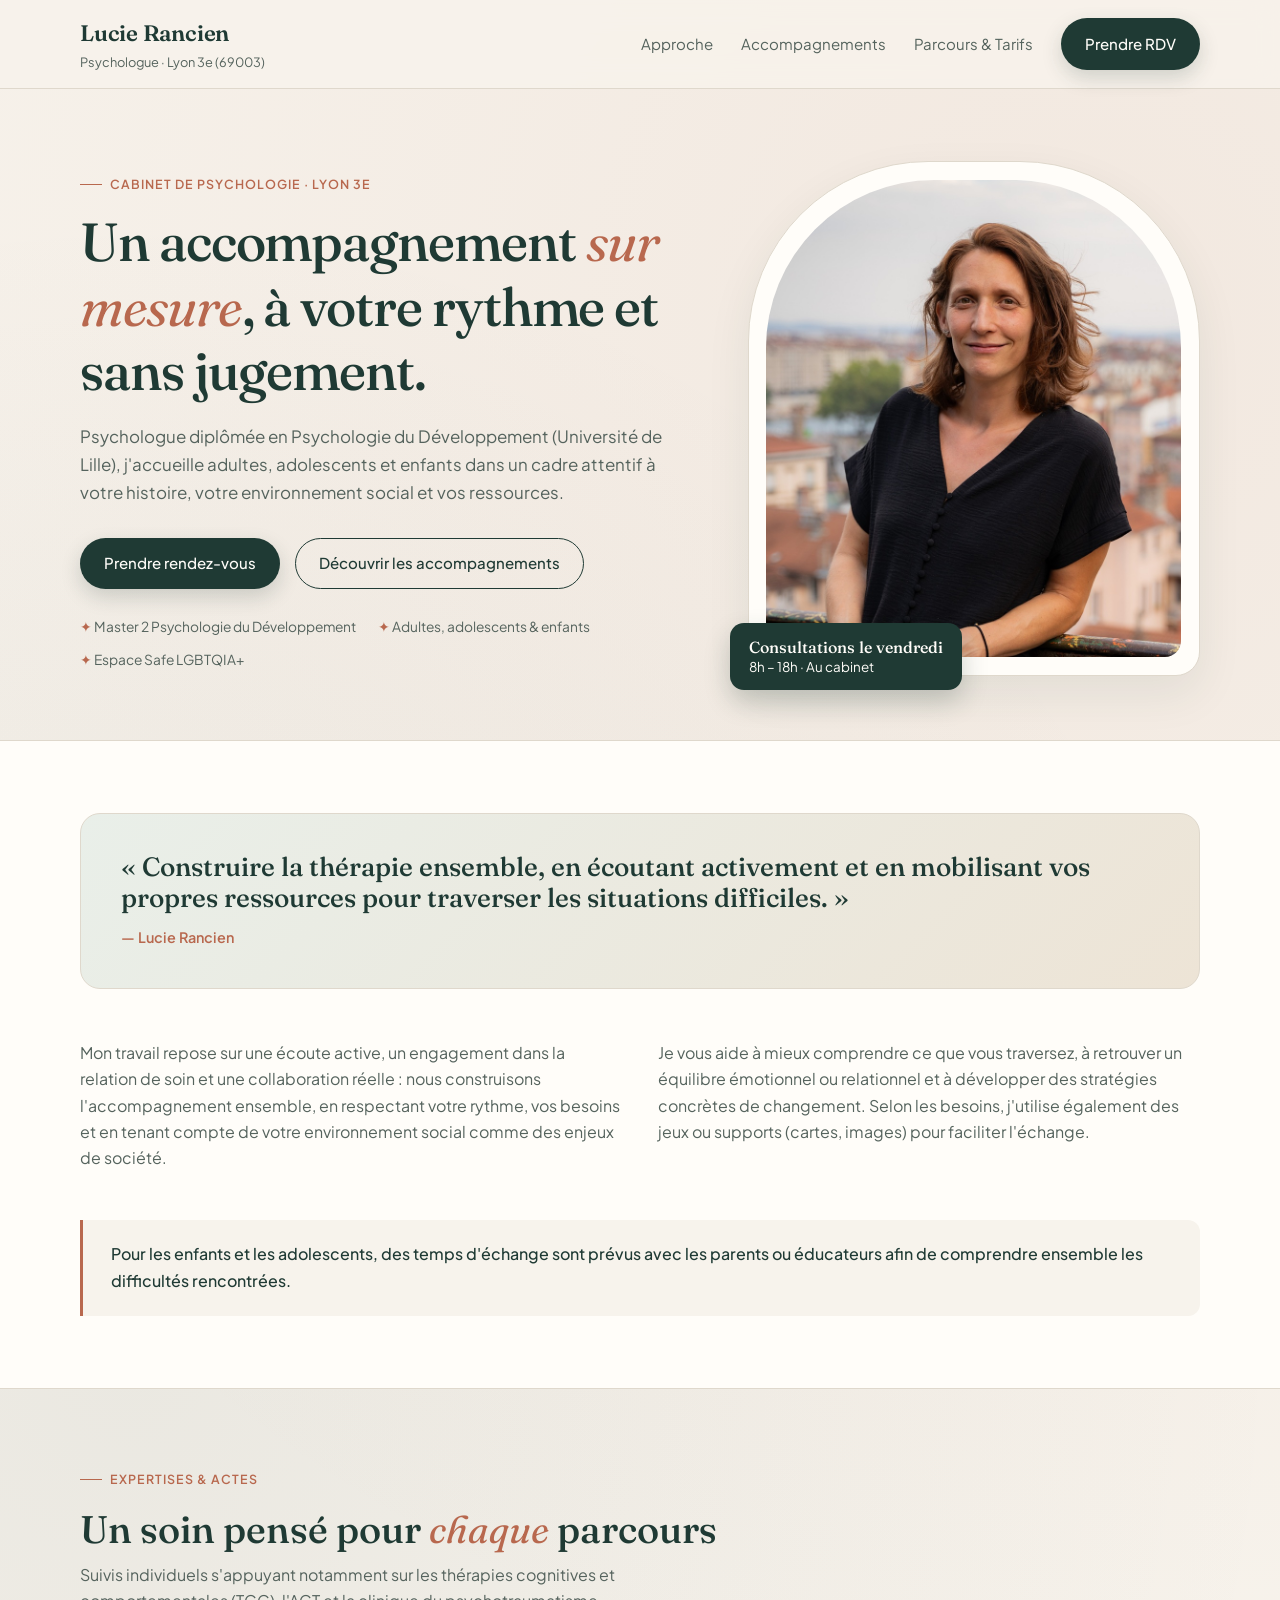
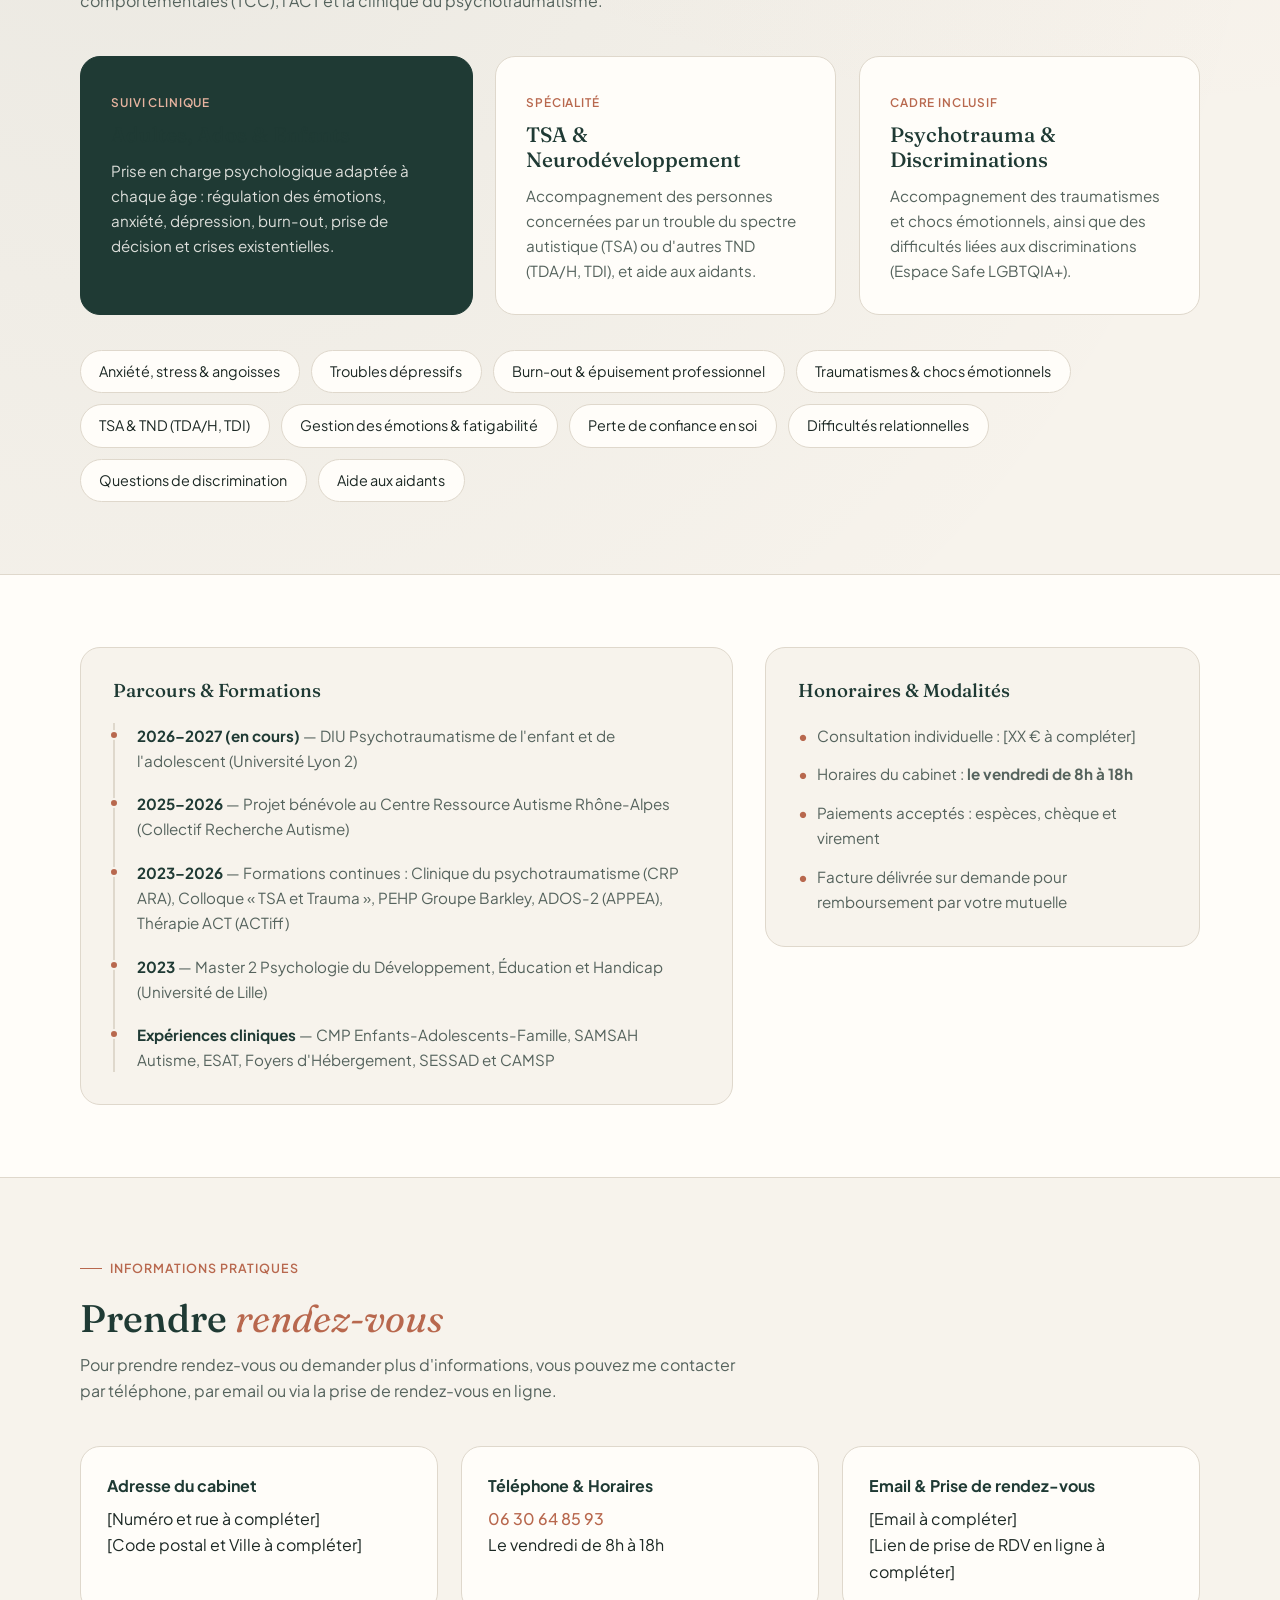
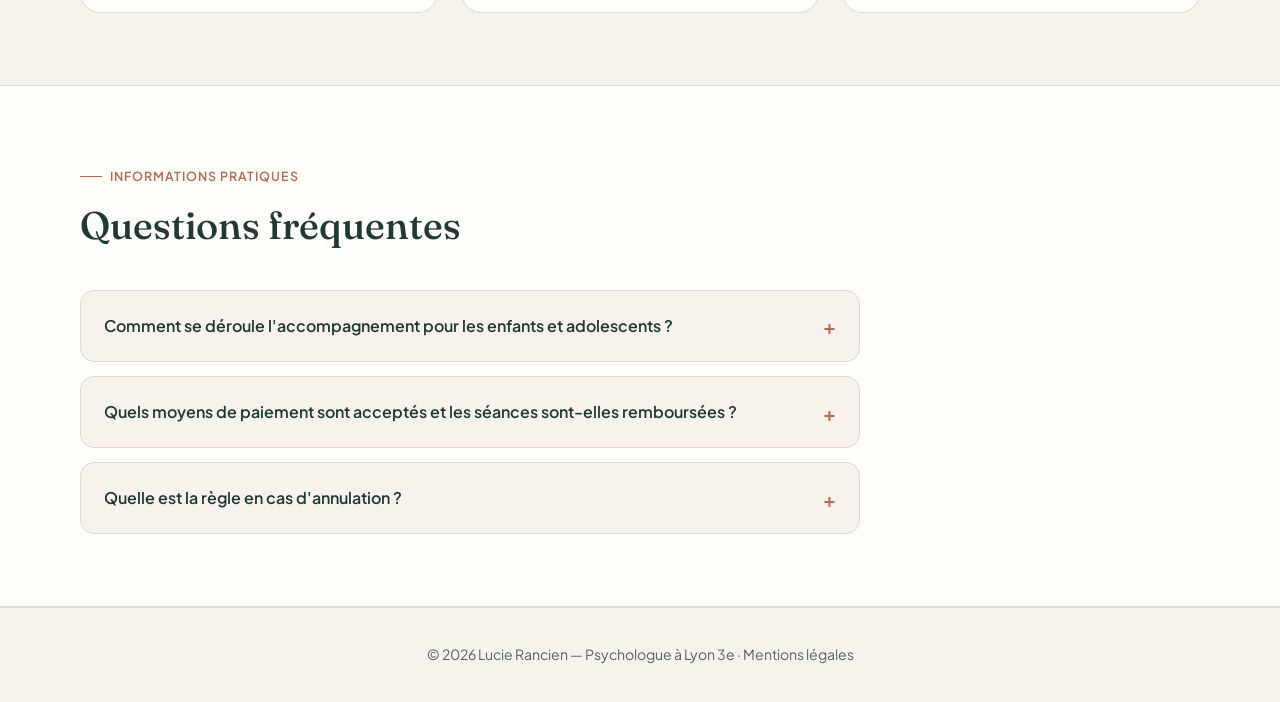
<file: index.html>
<!doctype html>
<html lang="fr">
<head>
  <meta charset="utf-8">
  <meta name="viewport" content="width=device-width, initial-scale=1.0">
  <title>Lucie Rancien — Psychologue à Lyon 3e</title>
  <meta name="description" content="Lucie Rancien, psychologue à Lyon (69003). Accompagnement psychologique pour adultes, adolescents et enfants : TSA/TND, psychotraumatisme, TCC, troubles anxieux et dépressifs.">
  <link rel="preconnect" href="https://fonts.googleapis.com">
  <link rel="preconnect" href="https://fonts.gstatic.com" crossorigin>
  <link href="https://fonts.googleapis.com/css2?family=Fraunces:ital,opsz,wght@0,9..144,500;0,9..144,600;1,9..144,400&family=Plus+Jakarta+Sans:wght@400;500;600&display=swap" rel="stylesheet">
  <link rel="stylesheet" href="styles.css">
</head>
<body>

  <header class="site-header">
    <div class="container nav-wrap">
      <a href="#accueil" class="brand">
        <span class="brand-name">Lucie Rancien</span>
        <span class="brand-sub">Psychologue · Lyon 3e (69003)</span>
      </a>

      <button class="menu-toggle" aria-label="Ouvrir le menu" aria-expanded="false">☰</button>

      <ul class="nav-links" id="navLinks">
        <li><a href="#approche">Approche</a></li>
        <li><a href="#accompagnements">Accompagnements</a></li>
        <li><a href="#cursus">Parcours &amp; Tarifs</a></li>
        <li><a href="#contact" class="btn btn-primary">Prendre RDV</a></li>
      </ul>
    </div>
  </header>

  <main>
    <!-- Accueil / Hero -->
    <section id="accueil" class="hero">
      <div class="container hero-grid">
        <div>
          <span class="eyebrow">Cabinet de psychologie · Lyon 3e</span>
          <h1>Un accompagnement <em>sur mesure</em>, à votre rythme et sans jugement.</h1>
          <p class="hero-lead">
            Psychologue diplômée en Psychologie du Développement (Université de Lille), j'accueille adultes, adolescents et enfants dans un cadre attentif à votre histoire, votre environnement social et vos ressources.
          </p>
          <div class="hero-actions">
            <a href="#contact" class="btn btn-primary">Prendre rendez-vous</a>
            <a href="#accompagnements" class="btn btn-outline">Découvrir les accompagnements</a>
          </div>
          <div class="trust-row">
            <span>Master 2 Psychologie du Développement</span>
            <span>Adultes, adolescents &amp; enfants</span>
            <span>Espace Safe LGBTQIA+</span>
          </div>
        </div>

        <div class="hero-visual">
          <div class="arch-frame">
            <img src="LuciePortrait.jpg" alt="Portrait de Lucie Rancien, psychologue" style="width:100%;aspect-ratio:4/4.6;object-fit:cover;object-position:center top;border-radius:168px 168px 16px 16px;display:block;">
          </div>
          <div class="hero-stamp">
            <strong>Consultations le vendredi</strong>
            8h – 18h · Au cabinet
          </div>
        </div>
      </div>
    </section>

    <!-- Approche -->
    <section id="approche" class="section-alt reveal">
      <div class="container">
        <div class="quote-card">
          <blockquote>« Construire la thérapie ensemble, en écoutant activement et en mobilisant vos propres ressources pour traverser les situations difficiles. »</blockquote>
          <cite>— Lucie Rancien</cite>
        </div>

        <div class="approach-text">
          <p>
            Mon travail repose sur une écoute active, un engagement dans la relation de soin et une collaboration réelle : nous construisons l'accompagnement ensemble, en respectant votre rythme, vos besoins et en tenant compte de votre environnement social comme des enjeux de société.
          </p>
          <p>
            Je vous aide à mieux comprendre ce que vous traversez, à retrouver un équilibre émotionnel ou relationnel et à développer des stratégies concrètes de changement. Selon les besoins, j'utilise également des jeux ou supports (cartes, images) pour faciliter l'échange.
          </p>
        </div>

        <div class="approach-highlight">
          Pour les enfants et les adolescents, des temps d'échange sont prévus avec les parents ou éducateurs afin de comprendre ensemble les difficultés rencontrées.
        </div>
      </div>
    </section>

    <!-- Publics & Accompagnements -->
    <section id="accompagnements" class="reveal">
      <div class="container">
        <div class="section-header">
          <span class="eyebrow">Expertises &amp; actes</span>
          <h2>Un soin pensé pour <em>chaque</em> parcours</h2>
          <p>Suivis individuels s'appuyant notamment sur les thérapies cognitives et comportementales (TCC), l'ACT et la clinique du psychotraumatisme.</p>
        </div>

        <div class="bento-grid">
          <article class="card card-featured">
            <span class="card-tag">Suivi clinique</span>
            <h3>Adultes, Ados &amp; Enfants</h3>
            <p>Prise en charge psychologique adaptée à chaque âge : régulation des émotions, anxiété, dépression, burn-out, prise de décision et crises existentielles.</p>
          </article>
          <article class="card">
            <span class="card-tag">Spécialité</span>
            <h3>TSA &amp; Neurodéveloppement</h3>
            <p>Accompagnement des personnes concernées par un trouble du spectre autistique (TSA) ou d'autres TND (TDA/H, TDI), et aide aux aidants.</p>
          </article>
          <article class="card">
            <span class="card-tag">Cadre inclusif</span>
            <h3>Psychotrauma &amp; Discriminations</h3>
            <p>Accompagnement des traumatismes et chocs émotionnels, ainsi que des difficultés liées aux discriminations (Espace Safe LGBTQIA+).</p>
          </article>
        </div>

        <div class="motifs-grid" aria-label="Motifs fréquents de consultation">
          <span class="motif-pill">Anxiété, stress &amp; angoisses</span>
          <span class="motif-pill">Troubles dépressifs</span>
          <span class="motif-pill">Burn-out &amp; épuisement professionnel</span>
          <span class="motif-pill">Traumatismes &amp; chocs émotionnels</span>
          <span class="motif-pill">TSA &amp; TND (TDA/H, TDI)</span>
          <span class="motif-pill">Gestion des émotions &amp; fatigabilité</span>
          <span class="motif-pill">Perte de confiance en soi</span>
          <span class="motif-pill">Difficultés relationnelles</span>
          <span class="motif-pill">Questions de discrimination</span>
          <span class="motif-pill">Aide aux aidants</span>
        </div>
      </div>
    </section>

    <!-- Parcours, Expérience & Honoraires -->
    <section id="cursus" class="section-alt reveal">
      <div class="container two-col">
        <div class="info-box">
          <h3>Parcours &amp; Formations</h3>
          <ul class="timeline">
            <li><strong>2026–2027 (en cours)</strong> — DIU Psychotraumatisme de l'enfant et de l'adolescent (Université Lyon 2)</li>
            <li><strong>2025–2026</strong> — Projet bénévole au Centre Ressource Autisme Rhône-Alpes (Collectif Recherche Autisme)</li>
            <li><strong>2023–2026</strong> — Formations continues : Clinique du psychotraumatisme (CRP ARA), Colloque « TSA et Trauma », PEHP Groupe Barkley, ADOS-2 (APPEA), Thérapie ACT (ACTiff)</li>
            <li><strong>2023</strong> — Master 2 Psychologie du Développement, Éducation et Handicap (Université de Lille)</li>
            <li><strong>Expériences cliniques</strong> — CMP Enfants-Adolescents-Famille, SAMSAH Autisme, ESAT, Foyers d'Hébergement, SESSAD et CAMSP</li>
          </ul>
        </div>

        <div class="info-box">
          <h3>Honoraires &amp; Modalités</h3>
          <ul class="clean-list">
            <li>Consultation individuelle : [XX € à compléter]</li>
            <li>Horaires du cabinet : <strong>le vendredi de 8h à 18h</strong></li>
            <li>Paiements acceptés : espèces, chèque et virement</li>
            <li>Facture délivrée sur demande pour remboursement par votre mutuelle</li>
          </ul>
        </div>
      </div>
    </section>

    <!-- Contact -->
    <section id="contact" class="reveal">
      <div class="container">
        <div class="section-header">
          <span class="eyebrow">Informations pratiques</span>
          <h2>Prendre <em>rendez-vous</em></h2>
          <p>Pour prendre rendez-vous ou demander plus d'informations, vous pouvez me contacter par téléphone, par email ou via la prise de rendez-vous en ligne.</p>
        </div>

        <div class="contact-grid">
          <div class="contact-item">
            <strong>Adresse du cabinet</strong>
            <span>[Numéro et rue à compléter]<br>[Code postal et Ville à compléter]</span>
          </div>
          <div class="contact-item">
            <strong>Téléphone &amp; Horaires</strong>
            <a href="tel:+33630648593">06 30 64 85 93</a><br>
            <span>Le vendredi de 8h à 18h</span>
          </div>
          <div class="contact-item">
            <strong>Email &amp; Prise de rendez-vous</strong>
            <span>[Email à compléter]</span><br>
            <span>[Lien de prise de RDV en ligne à compléter]</span>
          </div>
        </div>
      </div>
    </section>

    <!-- Questions fréquentes -->
    <section id="faq" class="section-alt reveal">
      <div class="container">
        <div class="section-header">
          <span class="eyebrow">Informations pratiques</span>
          <h2>Questions fréquentes</h2>
        </div>

        <div class="faq-list">
          <details>
            <summary>Comment se déroule l'accompagnement pour les enfants et adolescents ?</summary>
            <p>Des moments sont prévus lors des séances avec les parents ou éducateurs afin de comprendre ensemble les difficultés rencontrées et d'ajuster l'accompagnement.</p>
          </details>
          <details>
            <summary>Quels moyens de paiement sont acceptés et les séances sont-elles remboursées ?</summary>
            <p>Les règlements se font par espèces, chèque ou virement. Les séances ne sont pas remboursées par l'Assurance Maladie mais peuvent l'être en partie par votre mutuelle sur présentation d'une facture.</p>
          </details>
          <details>
            <summary>Quelle est la règle en cas d'annulation ?</summary>
            <p>Un rendez-vous annulé moins de 24 heures avant l'horaire prévu reste dû.</p>
          </details>
        </div>
      </div>
    </section>
  </main>

  <footer class="site-footer">
    <div class="container">
      © <span id="year"></span> Lucie Rancien — Psychologue à Lyon 3e · <a href="mentions-legales.html">Mentions légales</a>
    </div>
  </footer>

  <script>
    document.getElementById("year").textContent = new Date().getFullYear();
    const toggle = document.querySelector(".menu-toggle");
    const nav = document.getElementById("navLinks");
    toggle.addEventListener("click", () => {
      const open = nav.classList.toggle("open");
      toggle.setAttribute("aria-expanded", String(open));
    });
    nav.querySelectorAll("a").forEach((link) => {
      link.addEventListener("click", () => {
        nav.classList.remove("open");
        toggle.setAttribute("aria-expanded", "false");
      });
    });

    const observer = new IntersectionObserver((entries) => {
      entries.forEach((entry) => {
        if (entry.isIntersecting) {
          entry.target.classList.add("visible");
          observer.unobserve(entry.target);
        }
      });
    }, { threshold: 0.08 });
    document.querySelectorAll(".reveal").forEach((el) => observer.observe(el));
  </script>
</body>
</html>
</file>
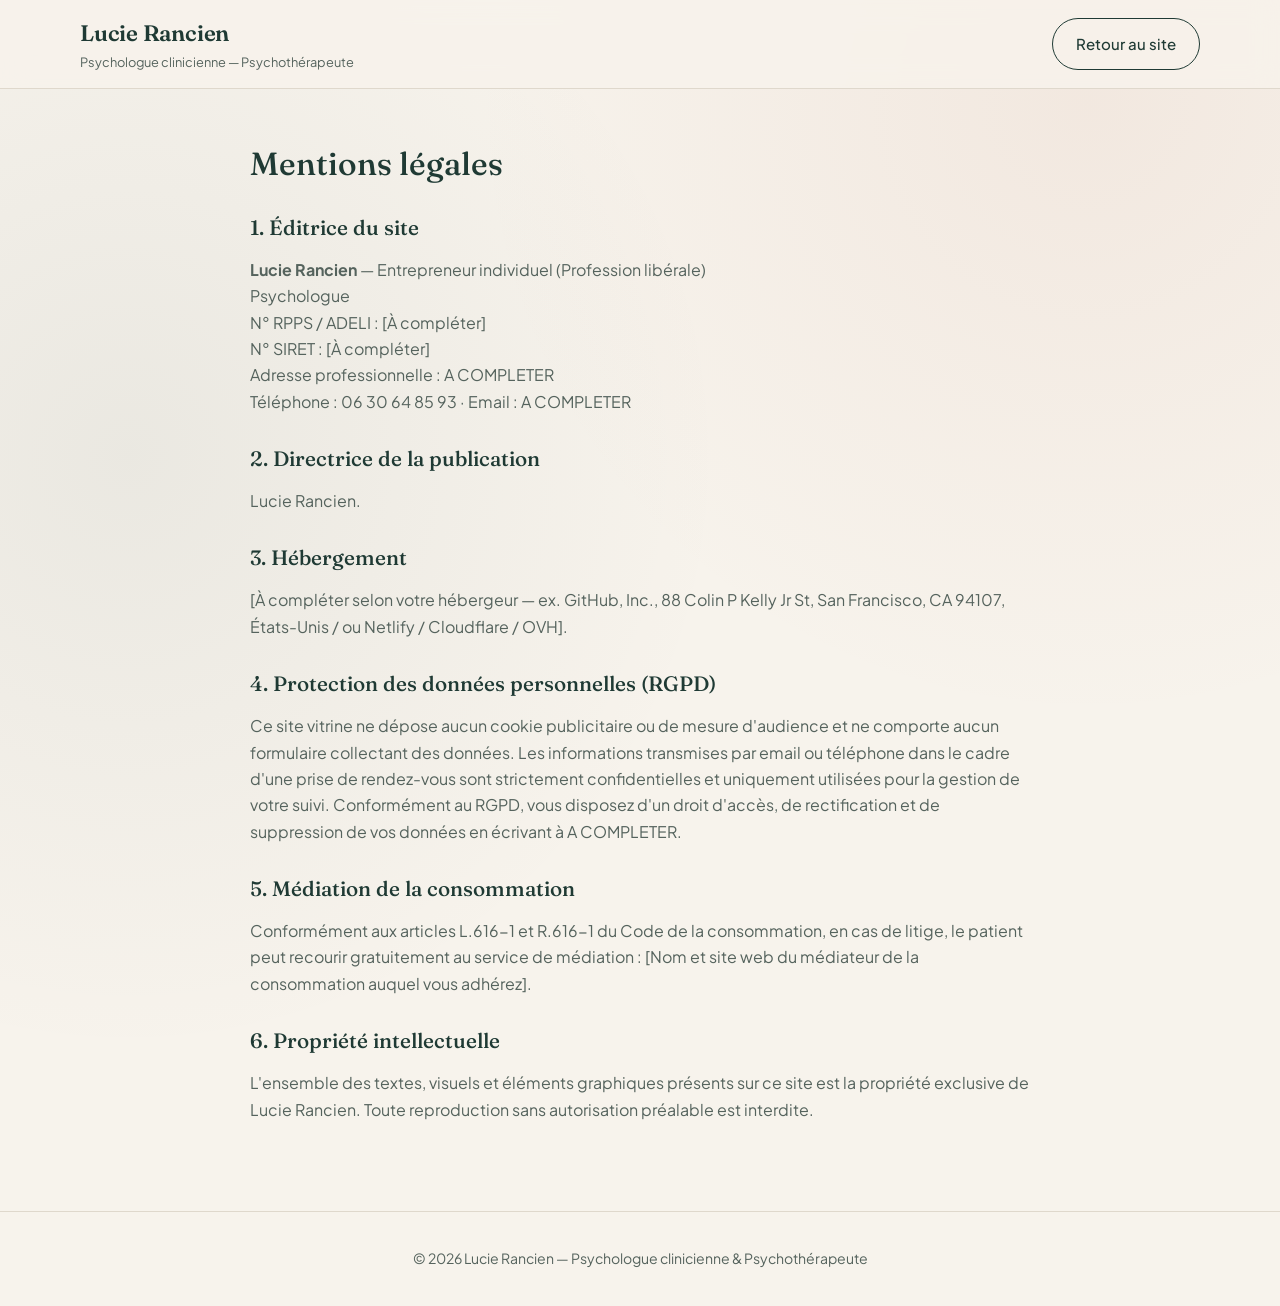
<file: mentions-legales.html>
<!doctype html>
<html lang="fr">

<head>
  <meta charset="utf-8">
  <meta name="viewport" content="width=device-width, initial-scale=1.0">
  <title>Mentions légales — Lucie Rancien</title>
  <link rel="preconnect" href="https://fonts.googleapis.com">
  <link rel="preconnect" href="https://fonts.gstatic.com" crossorigin>
  <link
    href="https://fonts.googleapis.com/css2?family=Fraunces:opsz,wght@9..144,500;9..144,600&family=Plus+Jakarta+Sans:wght@400;500;600&display=swap"
    rel="stylesheet">
  <link rel="stylesheet" href="styles.css">
</head>

<body>
  <header class="site-header">
    <div class="container nav-wrap">
      <a href="index.html" class="brand">
        <span class="brand-name">Lucie Rancien</span>
        <span class="brand-sub">Psychologue clinicienne — Psychothérapeute</span>
      </a>
      <a href="index.html" class="btn btn-outline">Retour au site</a>
    </div>
  </header>

  <main class="container legal-main">
    <h1>Mentions légales</h1>

    <h2>1. Éditrice du site</h2>
    <p>
      <strong>Lucie Rancien</strong> — Entrepreneur individuel (Profession libérale)<br>
      Psychologue<br>
      N° RPPS / ADELI : [À compléter]<br>
      N° SIRET : [À compléter]<br>
      Adresse professionnelle : A COMPLETER<br>
      Téléphone : 06 30 64 85 93 · Email : A COMPLETER
    </p>

    <h2>2. Directrice de la publication</h2>
    <p>Lucie Rancien.</p>

    <h2>3. Hébergement</h2>
    <p>
      [À compléter selon votre hébergeur — ex. GitHub, Inc., 88 Colin P Kelly Jr St, San Francisco, CA 94107, États-Unis
      / ou Netlify / Cloudflare / OVH].
    </p>

    <h2>4. Protection des données personnelles (RGPD)</h2>
    <p>
      Ce site vitrine ne dépose aucun cookie publicitaire ou de mesure d'audience et ne comporte aucun formulaire
      collectant des données. Les informations transmises par email ou téléphone dans le cadre d'une prise de
      rendez-vous sont strictement confidentielles et uniquement utilisées pour la gestion de votre suivi. Conformément
      au RGPD, vous disposez d'un droit d'accès, de rectification et de suppression de vos données en écrivant à
      A COMPLETER.
    </p>

    <h2>5. Médiation de la consommation</h2>
    <p>
      Conformément aux articles L.616-1 et R.616-1 du Code de la consommation, en cas de litige, le patient peut
      recourir gratuitement au service de médiation : [Nom et site web du médiateur de la consommation auquel vous
      adhérez].
    </p>

    <h2>6. Propriété intellectuelle</h2>
    <p>
      L'ensemble des textes, visuels et éléments graphiques présents sur ce site est la propriété exclusive de Lucie
      Rancien. Toute reproduction sans autorisation préalable est interdite.
    </p>
  </main>

  <footer class="site-footer">
    <div class="container">
      © <span id="year"></span> Lucie Rancien — Psychologue clinicienne &amp; Psychothérapeute
    </div>
  </footer>

  <script>
    document.getElementById("year").textContent = new Date().getFullYear();
  </script>
</body>

</html>
</file>
<file: styles.css>
:root {
  --bg: #f7f3ec;
  --surface: #fffdf9;
  --surface-soft: #e9efe9;
  --surface-sand: #ede4d6;
  --text: #1c2824;
  --text-muted: #55635d;
  --primary: #1f3a34;
  --primary-hover: #152924;
  --accent: #b8684e;
  --border: #dfd8cc;
  --radius: 20px;
  --shadow: 0 18px 45px rgba(31, 58, 52, 0.08);
}

*,
*::before,
*::after {
  box-sizing: border-box;
}

html {
  scroll-behavior: smooth;
}

body {
  margin: 0;
  font-family: "Plus Jakarta Sans", -apple-system, BlinkMacSystemFont, "Segoe UI", sans-serif;
  color: var(--text);
  background:
    radial-gradient(circle at 85% 8%, rgba(184, 104, 78, 0.08), transparent 38%),
    radial-gradient(circle at 10% 35%, rgba(31, 58, 52, 0.06), transparent 42%),
    var(--bg);
  line-height: 1.65;
  -webkit-font-smoothing: antialiased;
}

h1, h2, h3, blockquote {
  font-family: "Fraunces", Georgia, serif;
  font-weight: 500;
  line-height: 1.2;
  margin-top: 0;
}

h1 em, h2 em {
  font-style: italic;
  color: var(--accent);
  font-weight: 400;
}

a {
  color: inherit;
  text-decoration: none;
}

.container {
  width: min(1120px, 92%);
  margin: 0 auto;
}

/* Header */
.site-header {
  position: sticky;
  top: 0;
  z-index: 50;
  background: rgba(247, 243, 236, 0.86);
  backdrop-filter: blur(14px);
  border-bottom: 1px solid var(--border);
}

.nav-wrap {
  display: flex;
  align-items: center;
  justify-content: space-between;
  gap: 1.5rem;
  padding: 0.95rem 0;
}

.brand {
  display: flex;
  flex-direction: column;
}

.brand-name {
  font-family: "Fraunces", Georgia, serif;
  font-size: 1.4rem;
  font-weight: 600;
  color: var(--primary);
  letter-spacing: -0.01em;
}

.brand-sub {
  font-size: 0.8rem;
  color: var(--text-muted);
}

.nav-links {
  display: flex;
  align-items: center;
  gap: 1.75rem;
  list-style: none;
  margin: 0;
  padding: 0;
}

.nav-links a {
  font-size: 0.94rem;
  color: var(--text-muted);
  transition: color 0.2s;
}

.nav-links a:hover {
  color: var(--primary);
}

.btn {
  display: inline-flex;
  align-items: center;
  justify-content: center;
  padding: 0.78rem 1.45rem;
  border-radius: 999px;
  font-weight: 500;
  font-size: 0.94rem;
  transition: background-color 0.2s, transform 0.18s, box-shadow 0.2s;
  cursor: pointer;
  border: 1px solid transparent;
}

.btn-primary {
  background: var(--primary);
  color: #fffdf9 !important;
  box-shadow: 0 8px 20px rgba(31, 58, 52, 0.18);
}

.btn-primary:hover {
  background: var(--primary-hover);
  transform: translateY(-2px);
}

.btn-outline {
  border-color: var(--primary);
  color: var(--primary);
  background: transparent;
}

.btn-outline:hover {
  background: var(--surface-soft);
}

.menu-toggle {
  display: none;
  background: none;
  border: 1px solid var(--border);
  border-radius: 8px;
  padding: 0.45rem 0.65rem;
  font-size: 1.2rem;
  color: var(--primary);
  cursor: pointer;
}

/* Hero */
.hero {
  padding: 4.5rem 0 4rem;
}

.hero-grid {
  display: grid;
  grid-template-columns: 1.15fr 0.85fr;
  gap: 3.5rem;
  align-items: center;
}

.eyebrow {
  display: inline-flex;
  align-items: center;
  gap: 0.5rem;
  font-size: 0.78rem;
  font-weight: 600;
  letter-spacing: 0.08em;
  text-transform: uppercase;
  color: var(--accent);
  margin-bottom: 1rem;
}

.eyebrow::before {
  content: "";
  width: 22px;
  height: 1px;
  background: var(--accent);
}

.hero h1 {
  font-size: clamp(2.15rem, 4.3vw, 3.35rem);
  color: var(--primary);
  margin-bottom: 1.25rem;
  letter-spacing: -0.02em;
}

.hero-lead {
  font-size: 1.06rem;
  color: var(--text-muted);
  margin-bottom: 1.9rem;
  max-width: 52ch;
}

.hero-actions {
  display: flex;
  flex-wrap: wrap;
  gap: 0.9rem;
}

.trust-row {
  display: flex;
  flex-wrap: wrap;
  gap: 0.65rem 1.4rem;
  margin-top: 1.65rem;
  font-size: 0.86rem;
  color: var(--text-muted);
}

.trust-row span::before {
  content: "✦ ";
  color: var(--accent);
}

/* Arch visual frame */
.hero-visual {
  position: relative;
}

.arch-frame {
  background: var(--surface);
  border: 1px solid var(--border);
  border-radius: 180px 180px 24px 24px;
  padding: 1.1rem;
  box-shadow: var(--shadow);
}

.photo-placeholder {
  aspect-ratio: 4 / 4.6;
  border-radius: 168px 168px 16px 16px;
  background:
    radial-gradient(circle at 70% 25%, rgba(184, 104, 78, 0.16), transparent 55%),
    linear-gradient(160deg, #dde7df 0%, #efe5d8 100%);
  display: flex;
  flex-direction: column;
  align-items: center;
  justify-content: center;
  text-align: center;
  padding: 2rem;
  color: var(--primary);
}

.photo-placeholder svg {
  width: 56px;
  height: 56px;
  margin-bottom: 1rem;
  opacity: 0.8;
}

.photo-placeholder span {
  font-size: 0.88rem;
  color: var(--text-muted);
  margin-top: 0.35rem;
}

.hero-stamp {
  position: absolute;
  bottom: -14px;
  left: -18px;
  background: var(--primary);
  color: #fffdf9;
  padding: 0.85rem 1.2rem;
  border-radius: 14px;
  font-size: 0.84rem;
  line-height: 1.35;
  box-shadow: 0 12px 26px rgba(31, 58, 52, 0.22);
}

.hero-stamp strong {
  display: block;
  font-family: "Fraunces", Georgia, serif;
  font-size: 1rem;
  font-weight: 500;
}

/* Sections */
section {
  padding: 4.5rem 0;
}

.section-alt {
  background: var(--surface);
  border-top: 1px solid var(--border);
  border-bottom: 1px solid var(--border);
}

.section-header {
  max-width: 660px;
  margin-bottom: 2.6rem;
}

.section-header h2 {
  font-size: clamp(1.75rem, 3.2vw, 2.4rem);
  color: var(--primary);
  margin-bottom: 0.65rem;
}

.section-header p {
  color: var(--text-muted);
  margin: 0;
}

/* Quote & Approach */
.quote-card {
  background: linear-gradient(135deg, var(--surface-soft) 0%, var(--surface-sand) 100%);
  border: 1px solid var(--border);
  border-radius: var(--radius);
  padding: 2.3rem 2.5rem;
  margin-bottom: 2.2rem;
}

.quote-card blockquote {
  font-size: clamp(1.28rem, 2.5vw, 1.65rem);
  color: var(--primary);
  margin: 0 0 0.65rem;
}

.quote-card cite {
  font-style: normal;
  font-size: 0.9rem;
  color: var(--accent);
  font-weight: 600;
}

.approach-text {
  display: grid;
  grid-template-columns: repeat(2, 1fr);
  gap: 2.2rem;
  color: var(--text-muted);
}

.approach-highlight {
  margin-top: 2rem;
  padding: 1.35rem 1.75rem;
  background: var(--bg);
  border-left: 3px solid var(--accent);
  border-radius: 0 12px 12px 0;
  color: var(--primary);
  font-weight: 500;
}

/* Bento Cards */
.bento-grid {
  display: grid;
  grid-template-columns: 1.15fr 1fr 1fr;
  gap: 1.4rem;
}

.card {
  background: var(--surface);
  border: 1px solid var(--border);
  border-radius: var(--radius);
  padding: 1.9rem;
  transition: transform 0.22s, box-shadow 0.22s;
}

.card:hover {
  transform: translateY(-4px);
  box-shadow: var(--shadow);
}

.card-featured {
  background: var(--primary);
  color: #fffdf9;
  border-color: var(--primary);
}

.card-featured h3 {
  color: #fffdf9;
}

.card-featured p {
  color: rgba(255, 253, 249, 0.84) !important;
}

.card-tag {
  display: inline-block;
  font-size: 0.74rem;
  text-transform: uppercase;
  letter-spacing: 0.07em;
  color: var(--accent);
  font-weight: 600;
  margin-bottom: 0.65rem;
}

.card-featured .card-tag {
  color: #e6b39f;
}

.card h3 {
  font-size: 1.3rem;
  color: var(--primary);
  margin-bottom: 0.65rem;
}

.card p {
  margin: 0;
  color: var(--text-muted);
  font-size: 0.95rem;
}

/* Motifs de consultation */
.motifs-grid {
  display: flex;
  flex-wrap: wrap;
  gap: 0.7rem;
  margin-top: 2.2rem;
}

.motif-pill {
  background: var(--surface);
  border: 1px solid var(--border);
  border-radius: 999px;
  padding: 0.55rem 1.15rem;
  font-size: 0.9rem;
  color: var(--text);
  transition: border-color 0.2s, background-color 0.2s;
}

.motif-pill:hover {
  border-color: var(--accent);
  background: var(--surface-sand);
}

/* Timeline & Honoraires */
.two-col {
  display: grid;
  grid-template-columns: 1.2fr 0.8fr;
  gap: 2rem;
  align-items: start;
}

.info-box {
  background: var(--bg);
  border: 1px solid var(--border);
  border-radius: var(--radius);
  padding: 2rem;
}

.info-box h3 {
  color: var(--primary);
  margin-bottom: 1.25rem;
}

.timeline {
  list-style: none;
  margin: 0;
  padding: 0 0 0 1.4rem;
  border-left: 2px solid var(--border);
  display: grid;
  gap: 1.15rem;
}

.timeline li {
  position: relative;
  color: var(--text-muted);
  font-size: 0.95rem;
}

.timeline li::before {
  content: "";
  position: absolute;
  left: -1.78rem;
  top: 0.42rem;
  width: 10px;
  height: 10px;
  border-radius: 50%;
  background: var(--accent);
  border: 2px solid var(--bg);
}

.timeline strong {
  color: var(--primary);
}

.clean-list {
  list-style: none;
  padding: 0;
  margin: 0;
  display: grid;
  gap: 0.85rem;
  color: var(--text-muted);
  font-size: 0.95rem;
}

.clean-list li {
  padding-left: 1.2rem;
  position: relative;
}

.clean-list li::before {
  content: "•";
  color: var(--accent);
  position: absolute;
  left: 0;
  font-weight: 700;
}

/* Contact */
.contact-grid {
  display: grid;
  grid-template-columns: repeat(3, 1fr);
  gap: 1.4rem;
}

.contact-item {
  background: var(--surface);
  border: 1px solid var(--border);
  border-radius: var(--radius);
  padding: 1.65rem;
}

.contact-item strong {
  display: block;
  color: var(--primary);
  margin-bottom: 0.4rem;
}

.contact-item a {
  color: var(--accent);
  font-weight: 500;
}

.contact-item a:hover {
  text-decoration: underline;
}

/* FAQ */
.faq-list {
  display: grid;
  gap: 0.9rem;
  max-width: 780px;
}

.faq-list details {
  background: var(--bg);
  border: 1px solid var(--border);
  border-radius: 14px;
  padding: 1.15rem 1.45rem;
}

.faq-list summary {
  font-weight: 600;
  color: var(--primary);
  cursor: pointer;
  list-style: none;
  display: flex;
  justify-content: space-between;
  align-items: center;
  gap: 1rem;
}

.faq-list summary::-webkit-details-marker {
  display: none;
}

.faq-list summary::after {
  content: "+";
  font-size: 1.25rem;
  color: var(--accent);
}

.faq-list details[open] summary::after {
  content: "−";
}

.faq-list details p {
  margin: 0.85rem 0 0;
  color: var(--text-muted);
  font-size: 0.95rem;
}

/* Footer */
.site-footer {
  padding: 2.2rem 0;
  border-top: 1px solid var(--border);
  text-align: center;
  font-size: 0.88rem;
  color: var(--text-muted);
}

/* Page Mentions légales */
.legal-main {
  padding: 3.5rem 0 4.5rem;
  max-width: 780px;
}

.legal-main h1 {
  color: var(--primary);
  margin-bottom: 2rem;
}

.legal-main h2 {
  font-size: 1.3rem;
  color: var(--primary);
  margin: 2rem 0 0.6rem;
}

.legal-main p {
  color: var(--text-muted);
}

/* Scroll reveal */
.reveal {
  opacity: 0;
  transform: translateY(16px);
  transition: opacity 0.6s ease, transform 0.6s ease;
}

.reveal.visible {
  opacity: 1;
  transform: none;
}

@media (prefers-reduced-motion: reduce) {
  .reveal {
    opacity: 1;
    transform: none;
    transition: none;
  }
}

/* Responsive */
@media (max-width: 900px) {
  .hero-grid,
  .approach-text,
  .bento-grid,
  .two-col,
  .contact-grid {
    grid-template-columns: 1fr;
  }

  .hero-stamp {
    position: static;
    margin-top: 1rem;
    display: inline-block;
  }

  .menu-toggle {
    display: inline-block;
  }

  .nav-links {
    display: none;
    position: absolute;
    top: 100%;
    left: 0;
    right: 0;
    background: var(--bg);
    border-bottom: 1px solid var(--border);
    flex-direction: column;
    padding: 1.25rem;
    gap: 1rem;
  }

  .nav-links.open {
    display: flex;
  }
}
</file>
